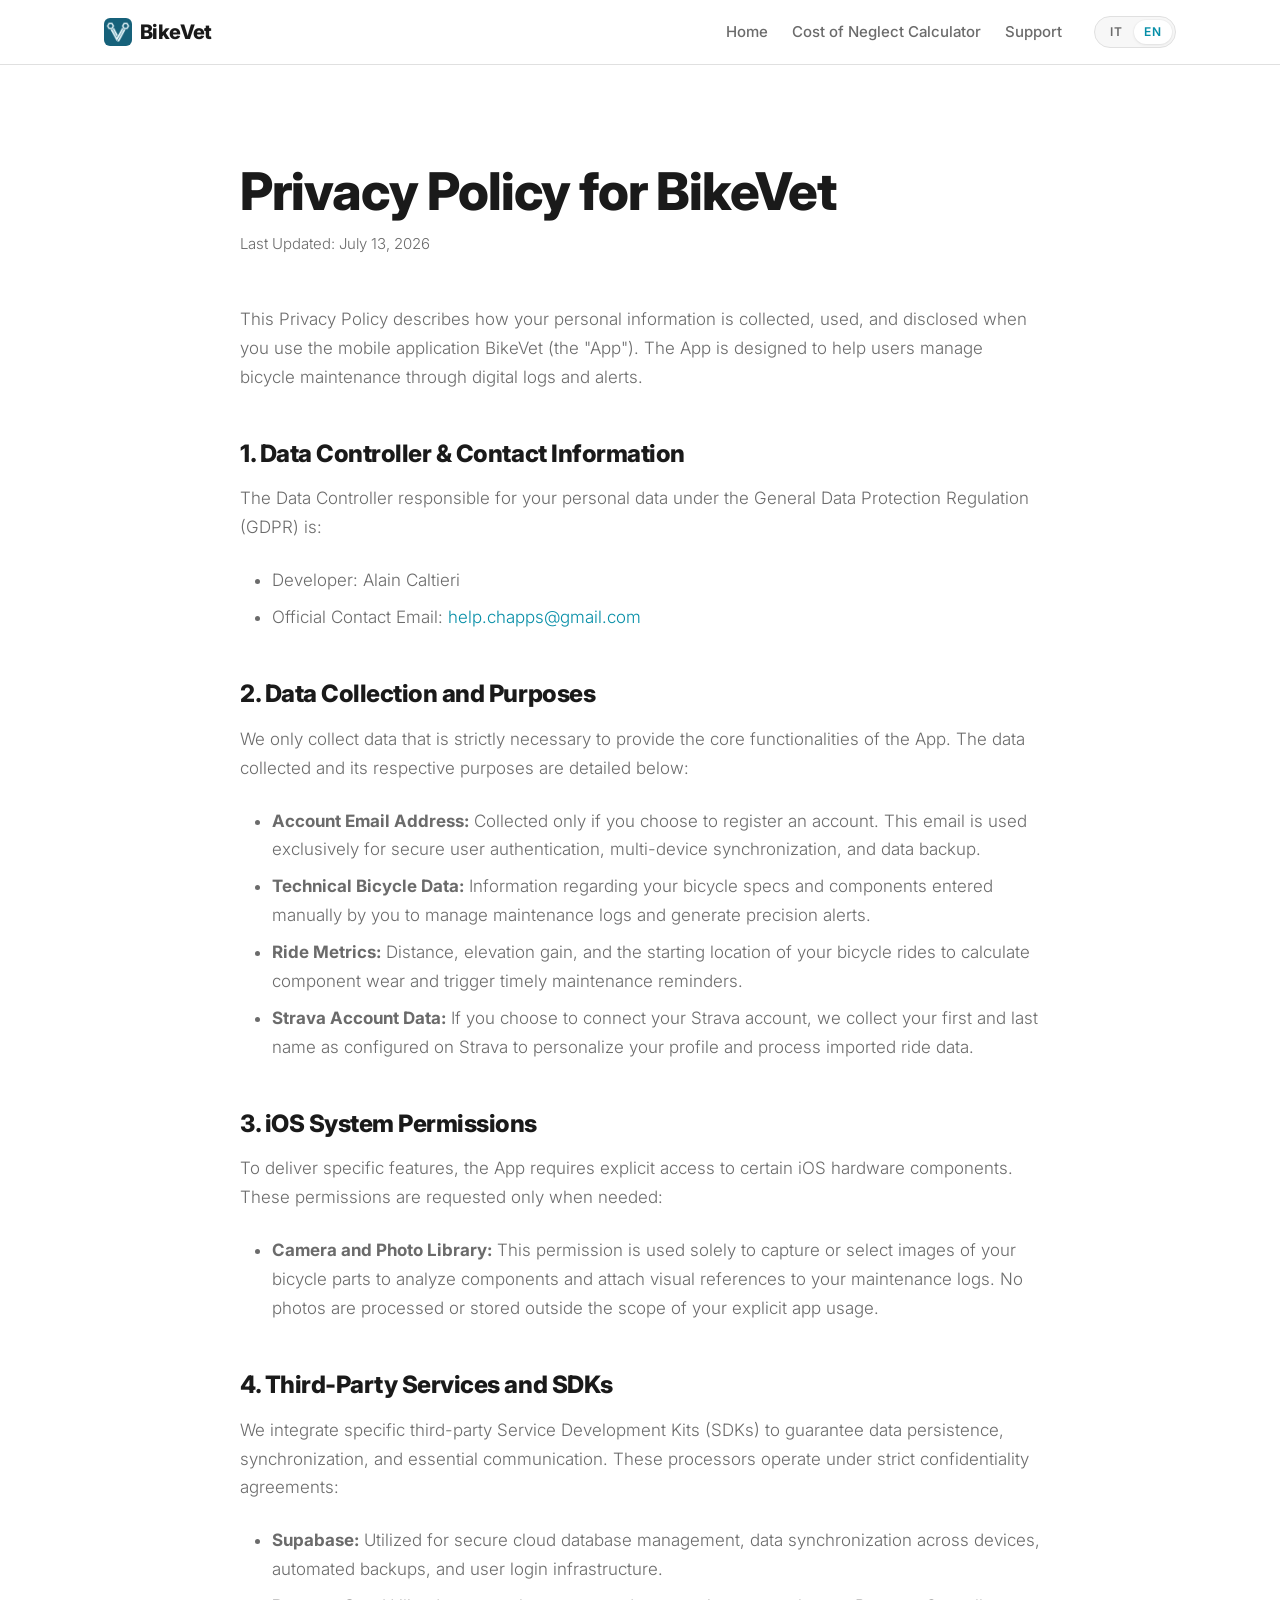
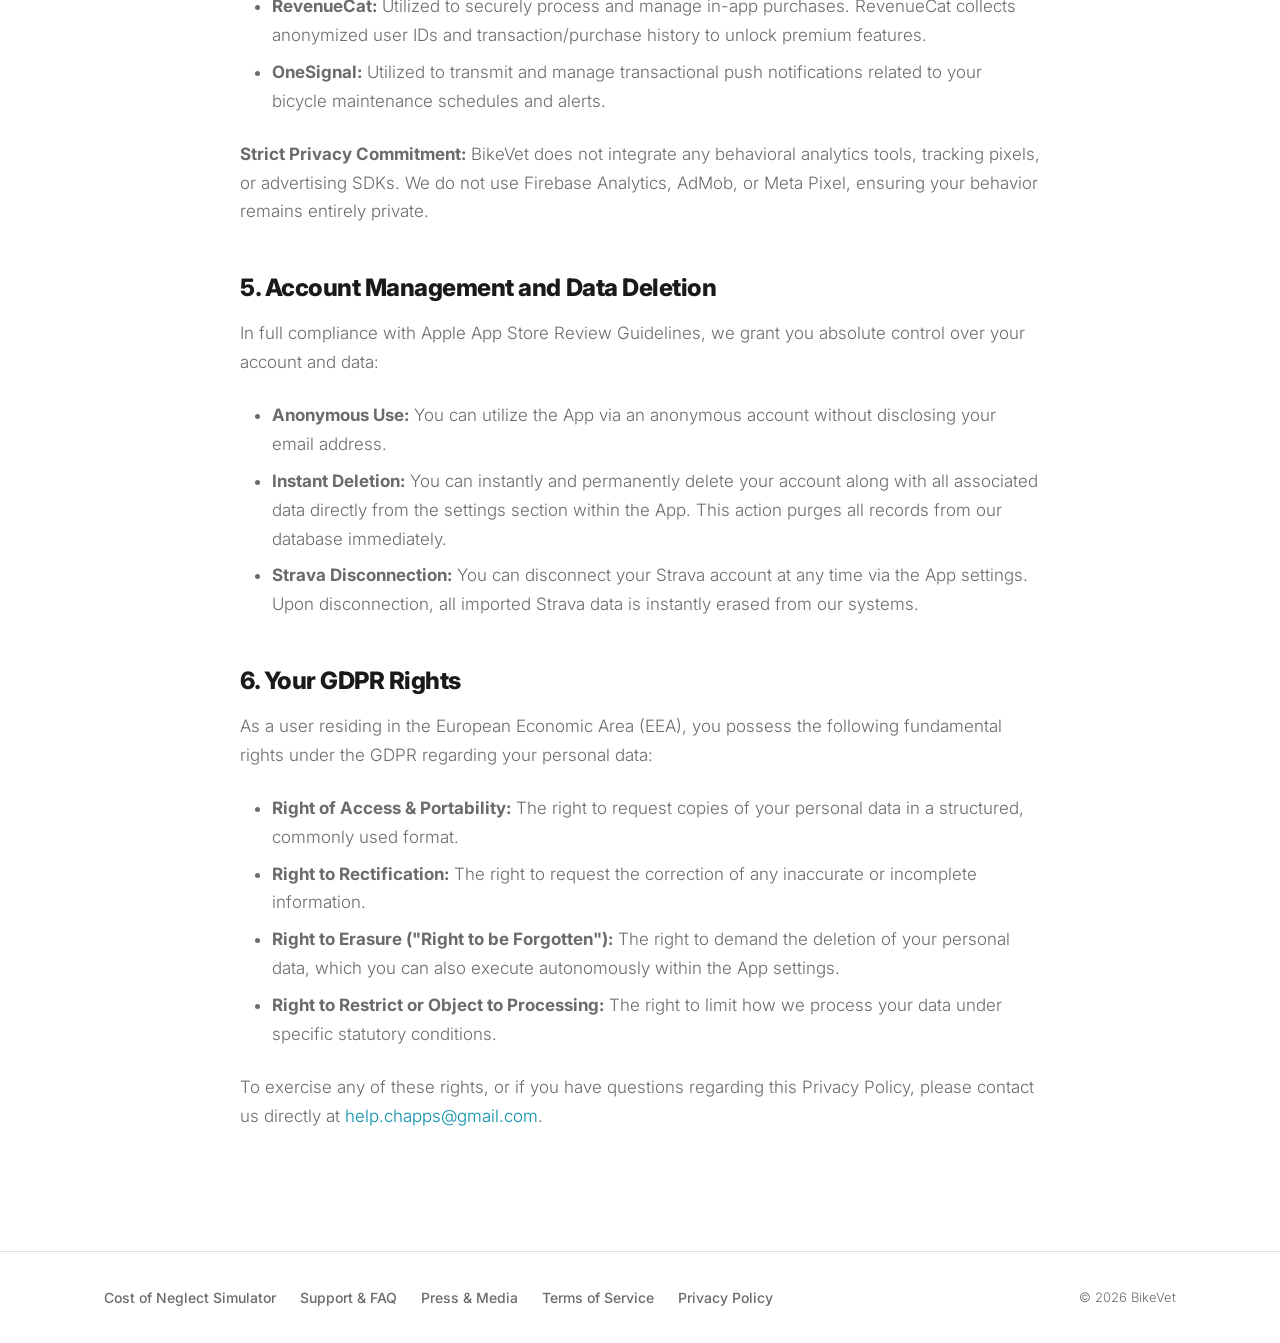
<file: privacy.html>
<!DOCTYPE html>
<html lang="en">

<head>
  <meta charset="UTF-8">
  <meta name="viewport" content="width=device-width, initial-scale=1.0">
  <title>Privacy Policy – BikeVet</title>
  <meta name="description"
    content="Privacy Policy for BikeVet. Learn how your personal information is collected, used, and disclosed when you use the BikeVet app.">
  <link rel="preconnect" href="https://fonts.googleapis.com">
  <link rel="preconnect" href="https://fonts.gstatic.com" crossorigin>
  <link href="https://fonts.googleapis.com/css2?family=Inter:wght@300;400;500;600;700;800&display=swap"
    rel="stylesheet">
  <link rel="stylesheet" href="/css/styles.css">
  <link rel="icon" href="/media/favicon.ico" type="image/x-icon">
  <!-- Language helpers (no hreflang alternates here, so no redirect happens) -->
  <script src="/js/lang-redirect.js"></script>
</head>

<body>

  <!-- ========== HEADER ========== -->
  <div id="header-placeholder"></div>

  <main>
    <section class="section">
      <div class="container">
        <div class="legal-content">
          <h1>Privacy Policy for BikeVet</h1>
          <p class="last-updated">Last Updated: July 13, 2026</p>

          <p>
            This Privacy Policy describes how your personal information is collected, used, and disclosed when you use the mobile application BikeVet (the "App"). The App is designed to help users manage bicycle maintenance through digital logs and alerts.
          </p>

          <h2>1. Data Controller &amp; Contact Information</h2>
          <p>
            The Data Controller responsible for your personal data under the General Data Protection Regulation (GDPR) is:
          </p>
          <ul>
            <li>Developer: Alain Caltieri</li>
            <li>Official Contact Email: <a href="mailto:help.chapps@gmail.com">help.chapps@gmail.com</a></li>
          </ul>

          <h2>2. Data Collection and Purposes</h2>
          <p>
            We only collect data that is strictly necessary to provide the core functionalities of the App. The data collected and its respective purposes are detailed below:
          </p>
          <ul>
            <li><strong>Account Email Address:</strong> Collected only if you choose to register an account. This email is used exclusively for secure user authentication, multi-device synchronization, and data backup.</li>
            <li><strong>Technical Bicycle Data:</strong> Information regarding your bicycle specs and components entered manually by you to manage maintenance logs and generate precision alerts.</li>
            <li><strong>Ride Metrics:</strong> Distance, elevation gain, and the starting location of your bicycle rides to calculate component wear and trigger timely maintenance reminders.</li>
            <li><strong>Strava Account Data:</strong> If you choose to connect your Strava account, we collect your first and last name as configured on Strava to personalize your profile and process imported ride data.</li>
          </ul>

          <h2>3. iOS System Permissions</h2>
          <p>
            To deliver specific features, the App requires explicit access to certain iOS hardware components. These permissions are requested only when needed:
          </p>
          <ul>
            <li><strong>Camera and Photo Library:</strong> This permission is used solely to capture or select images of your bicycle parts to analyze components and attach visual references to your maintenance logs. No photos are processed or stored outside the scope of your explicit app usage.</li>
          </ul>

          <h2>4. Third-Party Services and SDKs</h2>
          <p>
            We integrate specific third-party Service Development Kits (SDKs) to guarantee data persistence, synchronization, and essential communication. These processors operate under strict confidentiality agreements:
          </p>
          <ul>
            <li><strong>Supabase:</strong> Utilized for secure cloud database management, data synchronization across devices, automated backups, and user login infrastructure.</li>
            <li><strong>RevenueCat:</strong> Utilized to securely process and manage in-app purchases. RevenueCat collects anonymized user IDs and transaction/purchase history to unlock premium features.</li>
            <li><strong>OneSignal:</strong> Utilized to transmit and manage transactional push notifications related to your bicycle maintenance schedules and alerts.</li>
          </ul>
          <p>
            <strong>Strict Privacy Commitment:</strong> BikeVet does not integrate any behavioral analytics tools, tracking pixels, or advertising SDKs. We do not use Firebase Analytics, AdMob, or Meta Pixel, ensuring your behavior remains entirely private.
          </p>

          <h2>5. Account Management and Data Deletion</h2>
          <p>
            In full compliance with Apple App Store Review Guidelines, we grant you absolute control over your account and data:
          </p>
          <ul>
            <li><strong>Anonymous Use:</strong> You can utilize the App via an anonymous account without disclosing your email address.</li>
            <li><strong>Instant Deletion:</strong> You can instantly and permanently delete your account along with all associated data directly from the settings section within the App. This action purges all records from our database immediately.</li>
            <li><strong>Strava Disconnection:</strong> You can disconnect your Strava account at any time via the App settings. Upon disconnection, all imported Strava data is instantly erased from our systems.</li>
          </ul>

          <h2>6. Your GDPR Rights</h2>
          <p>
            As a user residing in the European Economic Area (EEA), you possess the following fundamental rights under the GDPR regarding your personal data:
          </p>
          <ul>
            <li><strong>Right of Access &amp; Portability:</strong> The right to request copies of your personal data in a structured, commonly used format.</li>
            <li><strong>Right to Rectification:</strong> The right to request the correction of any inaccurate or incomplete information.</li>
            <li><strong>Right to Erasure ("Right to be Forgotten"):</strong> The right to demand the deletion of your personal data, which you can also execute autonomously within the App settings.</li>
            <li><strong>Right to Restrict or Object to Processing:</strong> The right to limit how we process your data under specific statutory conditions.</li>
          </ul>

          <p>
            To exercise any of these rights, or if you have questions regarding this Privacy Policy, please contact us directly at <a href="mailto:help.chapps@gmail.com">help.chapps@gmail.com</a>.
          </p>
        </div>
      </div>
    </section>
  </main>

  <!-- ========== FOOTER ========== -->
  <div id="footer-placeholder"></div>

  <script src="/js/components.js"></script>
</body>

</html>
</file>
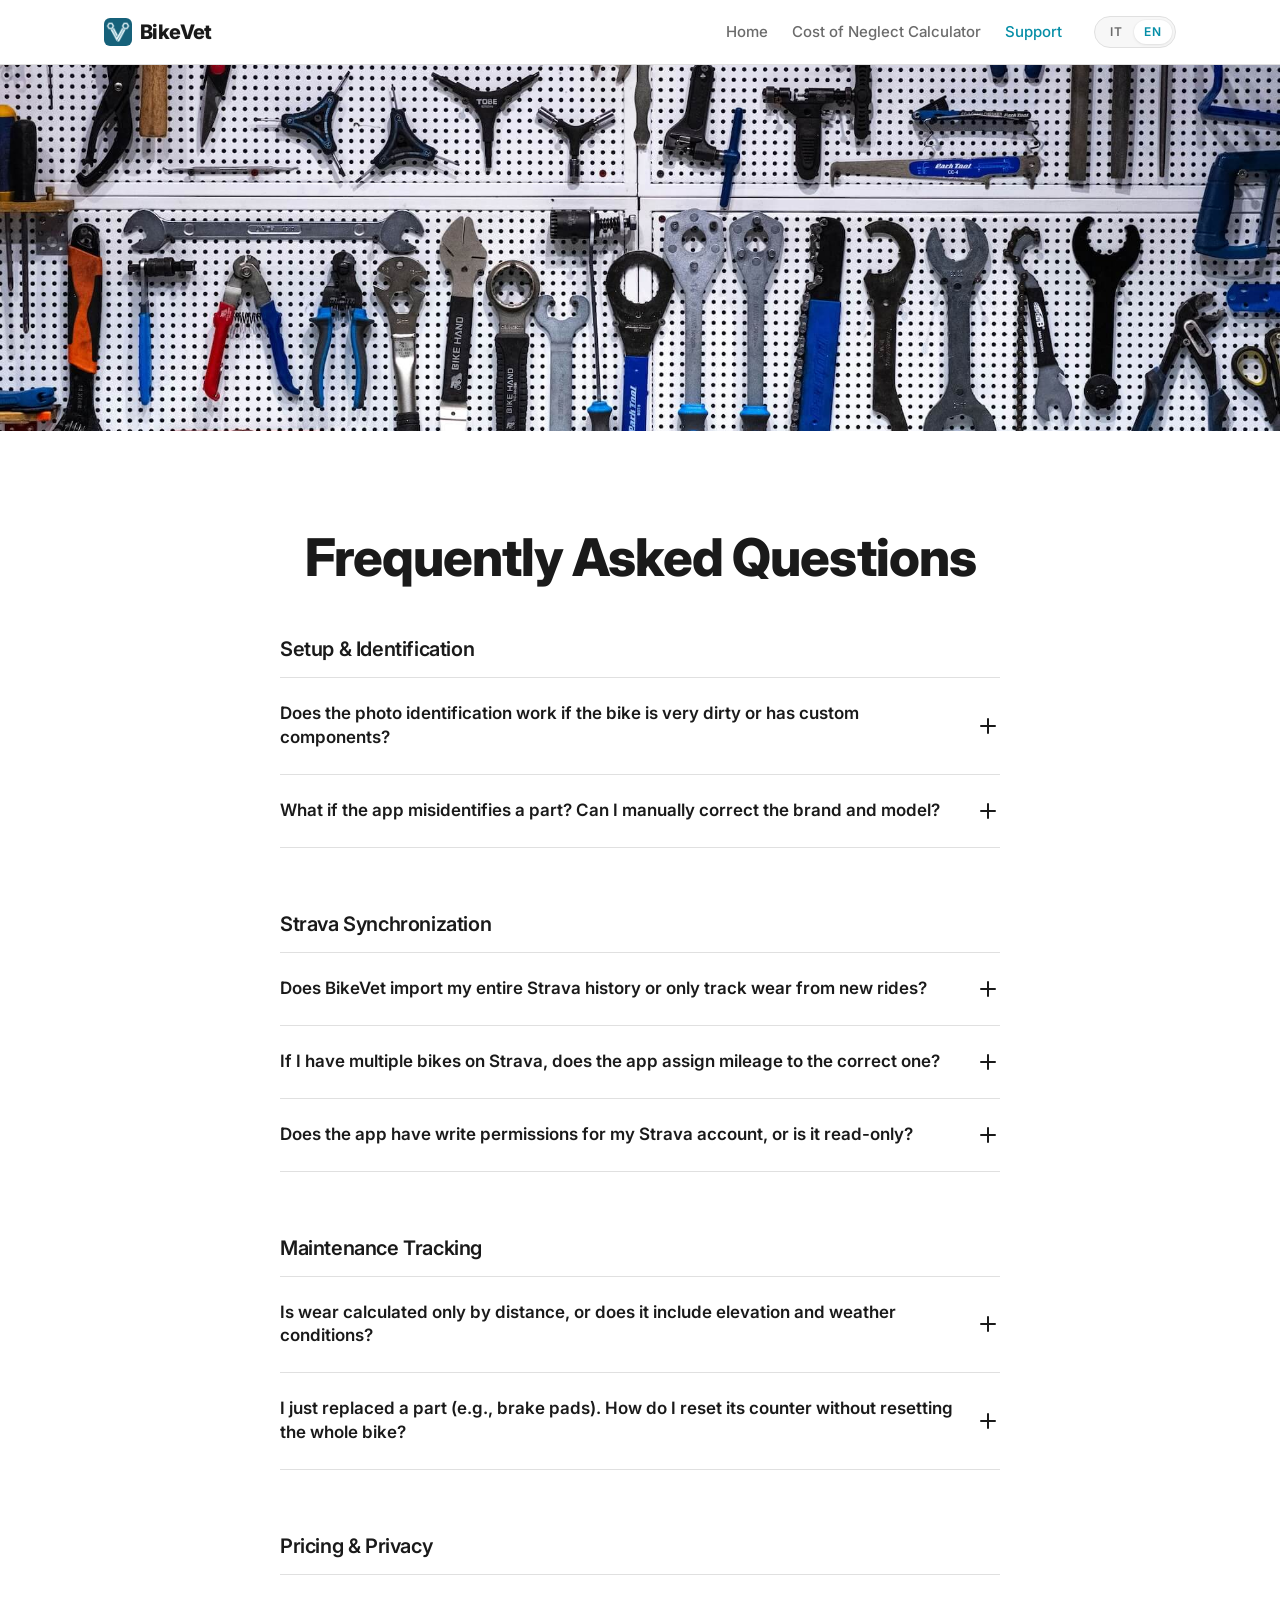
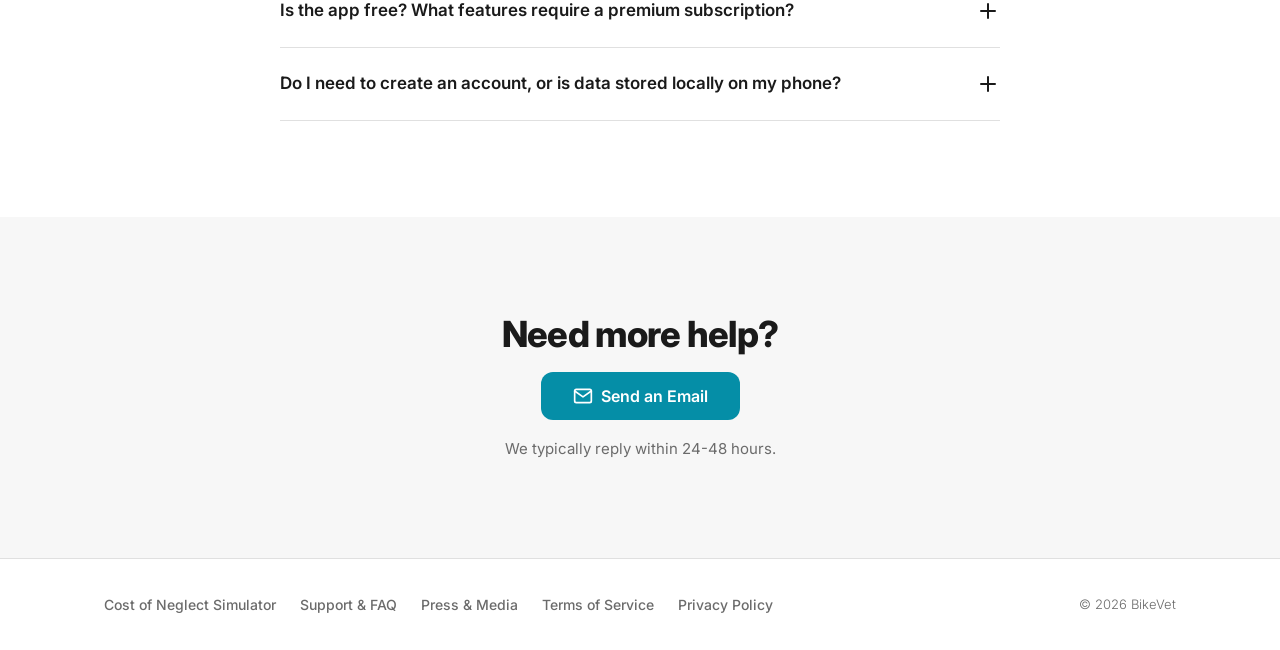
<file: support.html>
<!DOCTYPE html>
<html lang="en">

<head>
  <meta charset="UTF-8">
  <meta name="viewport" content="width=device-width, initial-scale=1.0">
  <title>Support &amp; FAQ – BikeVet</title>
  <meta name="description"
    content="Get help with BikeVet. Browse frequently asked questions or contact our support team directly.">
  <link rel="canonical" href="https://bikevet.app/support">
  <link rel="alternate" hreflang="en" href="https://bikevet.app/support">
  <link rel="alternate" hreflang="it" href="https://bikevet.app/it/support">
  <link rel="alternate" hreflang="x-default" href="https://bikevet.app/support">
  <!-- Language auto-redirect: must stay after the hreflang links -->
  <script src="/js/lang-redirect.js"></script>
  <link rel="preconnect" href="https://fonts.googleapis.com">
  <link rel="preconnect" href="https://fonts.gstatic.com" crossorigin>
  <link href="https://fonts.googleapis.com/css2?family=Inter:wght@300;400;500;600;700;800&display=swap"
    rel="stylesheet">
  <link rel="stylesheet" href="/css/styles.css">
  <link rel="icon" href="/media/favicon.ico" type="image/x-icon">
</head>

<body>

  <!-- ========== HEADER ========== -->
  <div id="header-placeholder"></div>

  <main>

    <!-- ========== SUPPORT HERO / COVER IMAGE ========== -->
    <section class="support-hero" id="support-hero">
      <img src="/media/hero_support.jpg" alt="Support page cover image" class="support-hero__image">
    </section>


    <!-- ========== FAQ SECTION ========== -->
    <section class="faq section" id="faq">
      <div class="container">
        <h1>Frequently Asked Questions</h1>

        <h2 class="faq-section-title">Setup & Identification</h2>
        <ul class="accordion" role="list" style="margin-bottom: var(--space-2xl);">

          <!-- Q1 -->
          <li class="accordion__item">
            <button class="accordion__trigger" aria-expanded="false" aria-controls="faq-panel-1" id="faq-trigger-1">
              <span>Does the photo identification work if the bike is very dirty or has custom components?</span>
              <svg class="accordion__icon" xmlns="http://www.w3.org/2000/svg" viewBox="0 0 24 24" fill="none"
                stroke="currentColor" stroke-width="2" stroke-linecap="round" stroke-linejoin="round"
                aria-hidden="true">
                <line x1="12" y1="5" x2="12" y2="19" />
                <line x1="5" y1="12" x2="19" y2="12" />
              </svg>
            </button>
            <div class="accordion__panel" id="faq-panel-1" role="region" aria-labelledby="faq-trigger-1">
              <p>
                The identification process is robust but can make mistakes. For the best accuracy, provide a clear,
                well-lit profile photo of the drive-side (gears side) against a neutral background, removing excessive
                accessories. You can also upload additional photos.
              </p>
            </div>
          </li>

          <!-- Q2 -->
          <li class="accordion__item">
            <button class="accordion__trigger" aria-expanded="false" aria-controls="faq-panel-2" id="faq-trigger-2">
              <span>What if the app misidentifies a part? Can I manually correct the brand and model?</span>
              <svg class="accordion__icon" xmlns="http://www.w3.org/2000/svg" viewBox="0 0 24 24" fill="none"
                stroke="currentColor" stroke-width="2" stroke-linecap="round" stroke-linejoin="round"
                aria-hidden="true">
                <line x1="12" y1="5" x2="12" y2="19" />
                <line x1="5" y1="12" x2="19" y2="12" />
              </svg>
            </button>
            <div class="accordion__panel" id="faq-panel-2" role="region" aria-labelledby="faq-trigger-2">
              <p>
                Yes. After the automatic identification, you can edit both the general bike details (type, year, model)
                and any single component. You can also manually input the initial wear and cleanliness levels if the app
                could not assess them precisely.
              </p>
            </div>
          </li>

        </ul>

        <h2 class="faq-section-title">Strava Synchronization</h2>
        <ul class="accordion" role="list" style="margin-bottom: var(--space-2xl);">

          <!-- Q3 -->
          <li class="accordion__item">
            <button class="accordion__trigger" aria-expanded="false" aria-controls="faq-panel-3" id="faq-trigger-3">
              <span>Does BikeVet import my entire Strava history or only track wear from new rides?</span>
              <svg class="accordion__icon" xmlns="http://www.w3.org/2000/svg" viewBox="0 0 24 24" fill="none"
                stroke="currentColor" stroke-width="2" stroke-linecap="round" stroke-linejoin="round"
                aria-hidden="true">
                <line x1="12" y1="5" x2="12" y2="19" />
                <line x1="5" y1="12" x2="19" y2="12" />
              </svg>
            </button>
            <div class="accordion__panel" id="faq-panel-3" role="region" aria-labelledby="faq-trigger-3">
              <p>
                By default, the app imports only new activities. However, if you want to track wear starting from a
                specific past date, you can manually import your past year of Strava rides with just a few taps.
              </p>
            </div>
          </li>

          <!-- Q4 -->
          <li class="accordion__item">
            <button class="accordion__trigger" aria-expanded="false" aria-controls="faq-panel-4" id="faq-trigger-4">
              <span>If I have multiple bikes on Strava, does the app assign mileage to the correct one?</span>
              <svg class="accordion__icon" xmlns="http://www.w3.org/2000/svg" viewBox="0 0 24 24" fill="none"
                stroke="currentColor" stroke-width="2" stroke-linecap="round" stroke-linejoin="round"
                aria-hidden="true">
                <line x1="12" y1="5" x2="12" y2="19" />
                <line x1="5" y1="12" x2="19" y2="12" />
              </svg>
            </button>
            <div class="accordion__panel" id="faq-panel-4" role="region" aria-labelledby="faq-trigger-4">
              <p>
                Yes. You can link each bike in BikeVet to its corresponding profile in your Strava equipment list. Once
                set up, just select the right bike in Strava when you ride, and the app will sync the data accurately.
              </p>
            </div>
          </li>

          <!-- Q5 -->
          <li class="accordion__item">
            <button class="accordion__trigger" aria-expanded="false" aria-controls="faq-panel-5" id="faq-trigger-5">
              <span>Does the app have write permissions for my Strava account, or is it read-only?</span>
              <svg class="accordion__icon" xmlns="http://www.w3.org/2000/svg" viewBox="0 0 24 24" fill="none"
                stroke="currentColor" stroke-width="2" stroke-linecap="round" stroke-linejoin="round"
                aria-hidden="true">
                <line x1="12" y1="5" x2="12" y2="19" />
                <line x1="5" y1="12" x2="19" y2="12" />
              </svg>
            </button>
            <div class="accordion__panel" id="faq-panel-5" role="region" aria-labelledby="faq-trigger-5">
              <p>
                By default, the app is read-only and does not ask for write permissions. However, you can opt in to an
                additional feature that appends new maintenance alerts (e.g., when a component needs cleaning, service,
                or inspection) directly to the description of the Strava activity that triggered them.
              </p>
            </div>
          </li>

        </ul>

        <h2 class="faq-section-title">Maintenance Tracking</h2>
        <ul class="accordion" role="list" style="margin-bottom: var(--space-2xl);">

          <!-- Q6 -->
          <li class="accordion__item">
            <button class="accordion__trigger" aria-expanded="false" aria-controls="faq-panel-6" id="faq-trigger-6">
              <span>Is wear calculated only by distance, or does it include elevation and weather conditions?</span>
              <svg class="accordion__icon" xmlns="http://www.w3.org/2000/svg" viewBox="0 0 24 24" fill="none"
                stroke="currentColor" stroke-width="2" stroke-linecap="round" stroke-linejoin="round"
                aria-hidden="true">
                <line x1="12" y1="5" x2="12" y2="19" />
                <line x1="5" y1="12" x2="19" y2="12" />
              </svg>
            </button>
            <div class="accordion__panel" id="faq-panel-6" role="region" aria-labelledby="faq-trigger-6">
              <p>
                Our maintenance logic is highly advanced. We factor in weather, elevation, distance, duration, route
                type, and specific bike/component types. We extract this data mainly from Strava (or manual entries) and
                cross-reference it with our weather provider for precise wear estimation.
              </p>
            </div>
          </li>

          <!-- Q7 -->
          <li class="accordion__item">
            <button class="accordion__trigger" aria-expanded="false" aria-controls="faq-panel-7" id="faq-trigger-7">
              <span>I just replaced a part (e.g., brake pads). How do I reset its counter without resetting the whole
                bike?</span>
              <svg class="accordion__icon" xmlns="http://www.w3.org/2000/svg" viewBox="0 0 24 24" fill="none"
                stroke="currentColor" stroke-width="2" stroke-linecap="round" stroke-linejoin="round"
                aria-hidden="true">
                <line x1="12" y1="5" x2="12" y2="19" />
                <line x1="5" y1="12" x2="19" y2="12" />
              </svg>
            </button>
            <div class="accordion__panel" id="faq-panel-7" role="region" aria-labelledby="faq-trigger-7">
              <p>
                BikeVet allows you to log specific maintenance actions to recalculate component status accurately.
                Simply log a "replacement" action for those brake pads. You can also log visual wear assessments,
                specific repairs, periodic servicing (like chain lubrication), and cleanings.
              </p>
            </div>
          </li>

        </ul>

        <h2 class="faq-section-title">Pricing & Privacy</h2>
        <ul class="accordion" role="list">

          <!-- Q8 -->
          <li class="accordion__item">
            <button class="accordion__trigger" aria-expanded="false" aria-controls="faq-panel-8" id="faq-trigger-8">
              <span>Is the app free? What features require a premium subscription?</span>
              <svg class="accordion__icon" xmlns="http://www.w3.org/2000/svg" viewBox="0 0 24 24" fill="none"
                stroke="currentColor" stroke-width="2" stroke-linecap="round" stroke-linejoin="round"
                aria-hidden="true">
                <line x1="12" y1="5" x2="12" y2="19" />
                <line x1="5" y1="12" x2="19" y2="12" />
              </svg>
            </button>
            <div class="accordion__panel" id="faq-panel-8" role="region" aria-labelledby="faq-trigger-8">
              <p>
                The app is free for one bike and tracks six core components (e.g., chain, brake pads, tires). The
                premium version unlocks unlimited bikes, full tracking for every single component (from bottom brackets
                to freehub bearings), and comprehensive alerts. Both versions provide DIY repair guides, tool/parts
                recommendations, and tips to improve performance and component lifespan.
              </p>
            </div>
          </li>

          <!-- Q9 -->
          <li class="accordion__item">
            <button class="accordion__trigger" aria-expanded="false" aria-controls="faq-panel-9" id="faq-trigger-9">
              <span>Do I need to create an account, or is data stored locally on my phone?</span>
              <svg class="accordion__icon" xmlns="http://www.w3.org/2000/svg" viewBox="0 0 24 24" fill="none"
                stroke="currentColor" stroke-width="2" stroke-linecap="round" stroke-linejoin="round"
                aria-hidden="true">
                <line x1="12" y1="5" x2="12" y2="19" />
                <line x1="5" y1="12" x2="19" y2="12" />
              </svg>
            </button>
            <div class="accordion__panel" id="faq-panel-9" role="region" aria-labelledby="faq-trigger-9">
              <p>
                Account creation is not mandatory; you can use the app anonymously. Bike data is saved on our servers so
                it can be linked to an account later if you choose to create one. A free account allows you to sync data
                across devices and recover it if you lose your phone. You can delete your account and all associated
                data at any time.
              </p>
            </div>
          </li>

        </ul>
      </div>
    </section>


    <!-- ========== CONTACT SECTION ========== -->
    <section class="contact section section--alt" id="contact">
      <div class="container">
        <h2>Need more help?</h2>
        <a href="mailto:help.chapps@gmail.com" class="btn btn--primary" id="cta-email-support">
          <svg xmlns="http://www.w3.org/2000/svg" width="20" height="20" viewBox="0 0 24 24" fill="none"
            stroke="currentColor" stroke-width="2" stroke-linecap="round" stroke-linejoin="round" aria-hidden="true">
            <path d="M4 4h16c1.1 0 2 .9 2 2v12c0 1.1-.9 2-2 2H4c-1.1 0-2-.9-2-2V6c0-1.1.9-2 2-2z" />
            <polyline points="22,6 12,13 2,6" />
          </svg>
          Send an Email
        </a>
        <p class="contact__note">We typically reply within 24-48 hours.</p>
      </div>
    </section>

  </main>


  <!-- ========== FOOTER ========== -->
  <div id="footer-placeholder"></div>

  <script src="/js/components.js"></script>
  <script src="/js/accordion.js"></script>
</body>

</html>
</file>
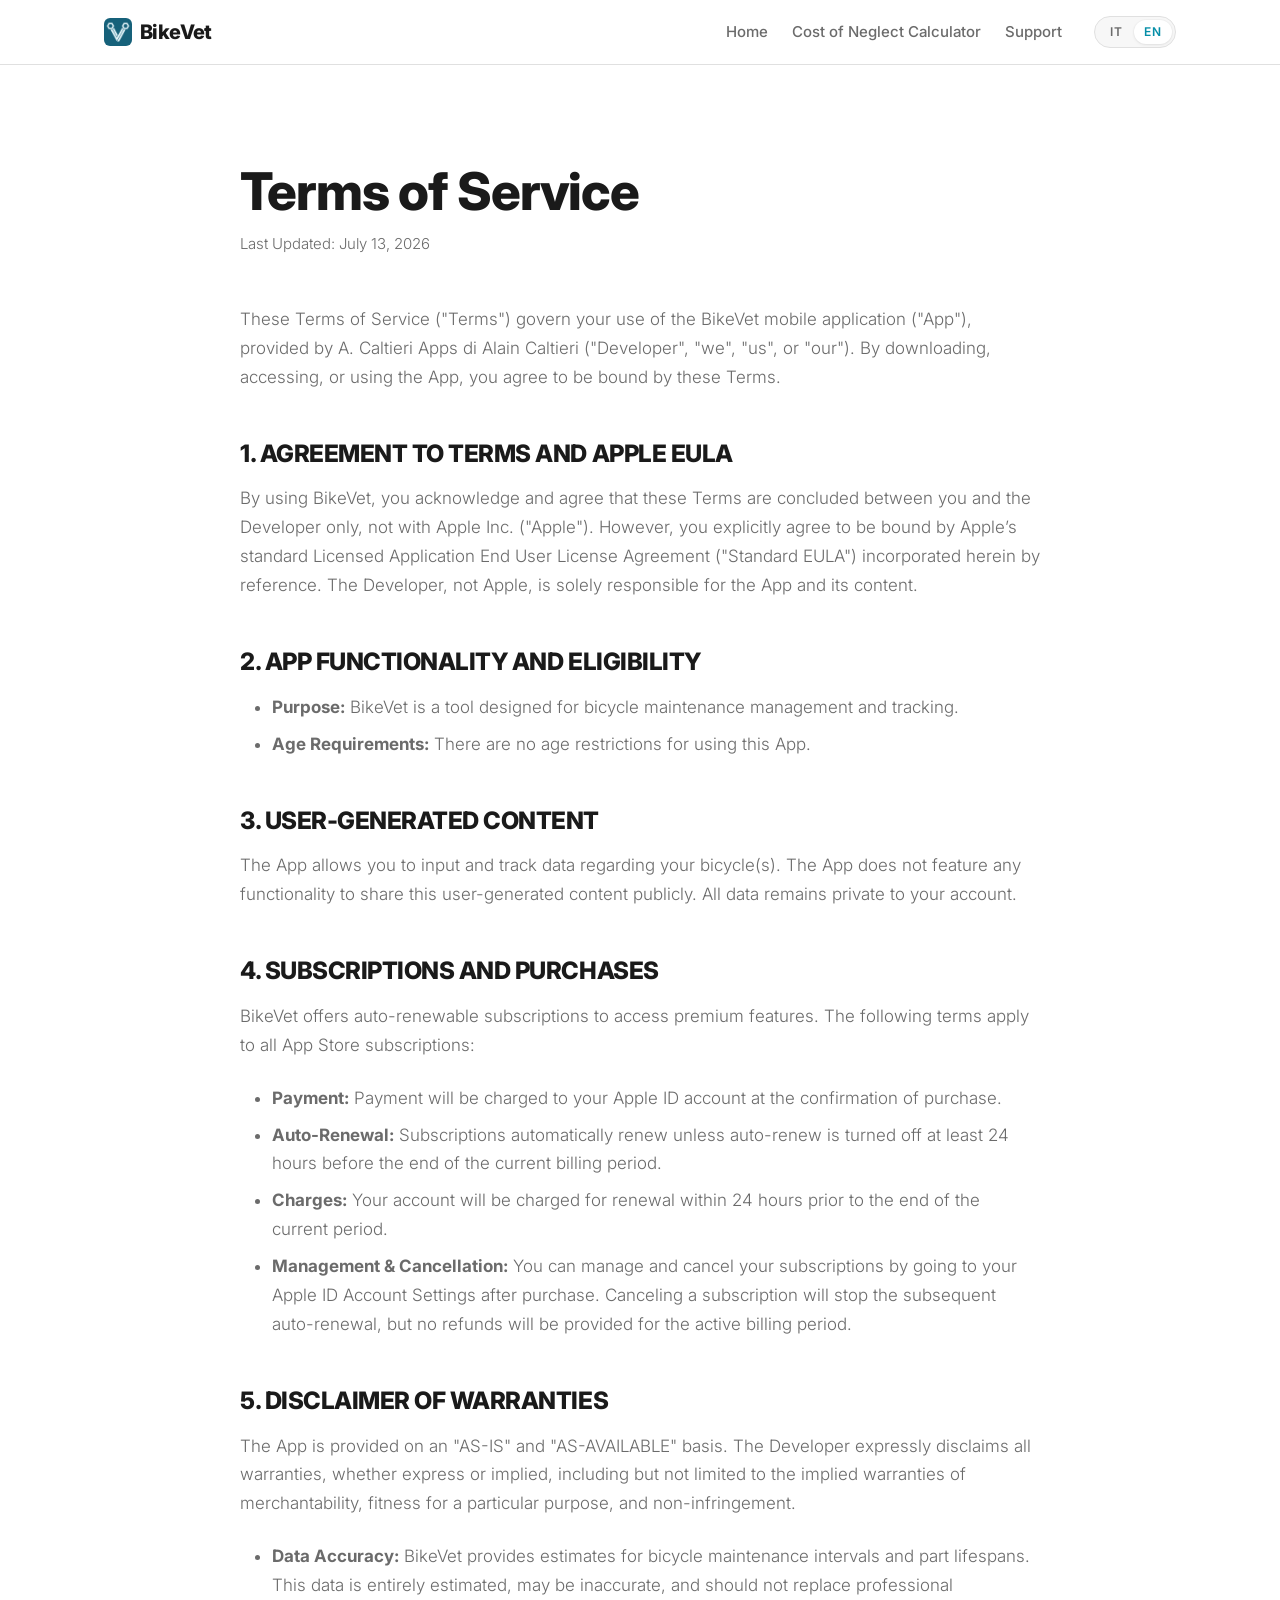
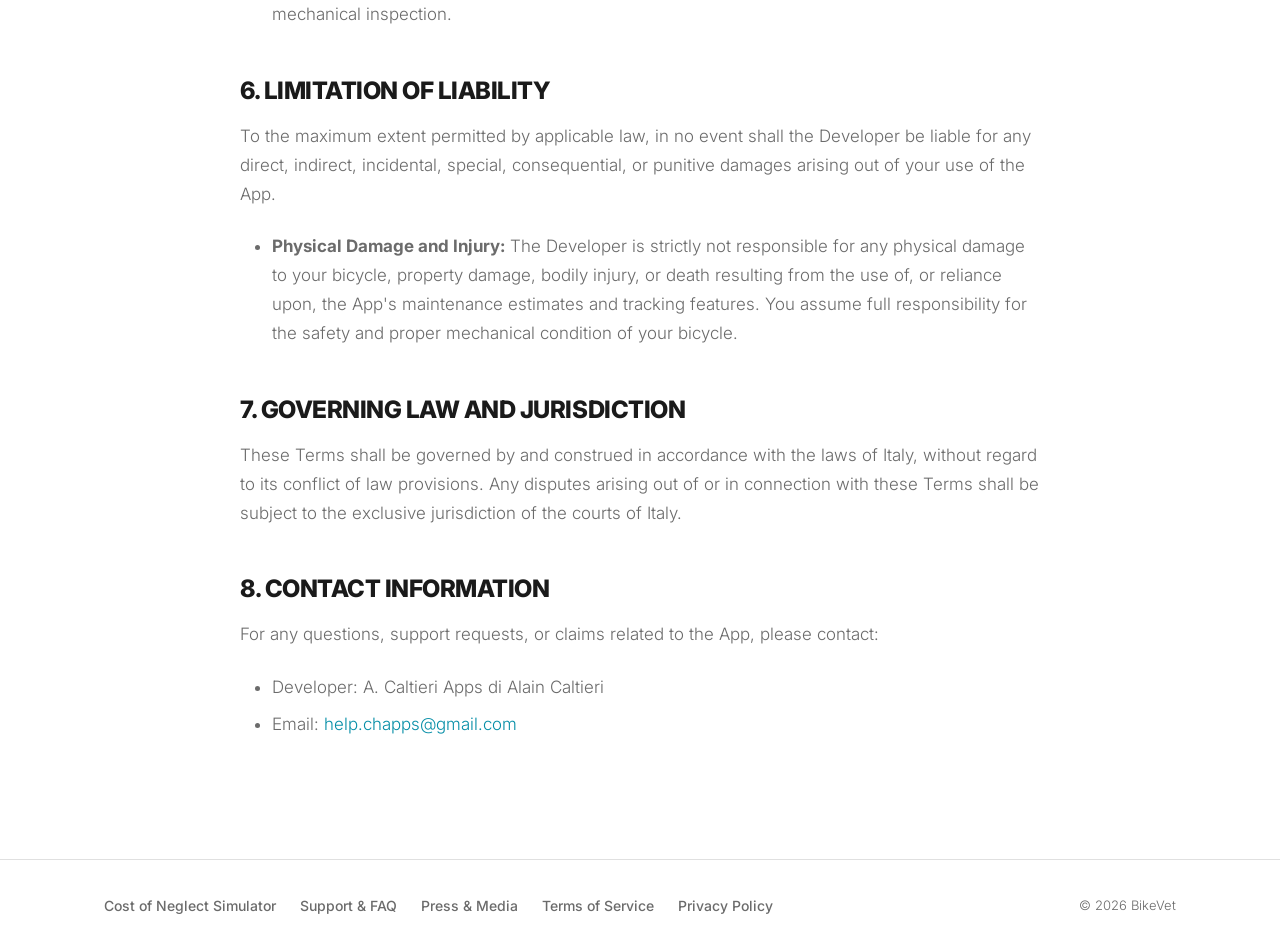
<file: terms.html>
<!DOCTYPE html>
<html lang="en">

<head>
  <meta charset="UTF-8">
  <meta name="viewport" content="width=device-width, initial-scale=1.0">
  <title>Terms of Service – BikeVet</title>
  <meta name="description"
    content="Terms of Service for BikeVet. Read the terms and conditions that govern your use of the BikeVet app.">
  <link rel="preconnect" href="https://fonts.googleapis.com">
  <link rel="preconnect" href="https://fonts.gstatic.com" crossorigin>
  <link href="https://fonts.googleapis.com/css2?family=Inter:wght@300;400;500;600;700;800&display=swap"
    rel="stylesheet">
  <link rel="stylesheet" href="/css/styles.css">
  <link rel="icon" href="/media/favicon.ico" type="image/x-icon">
  <!-- Language helpers (no hreflang alternates here, so no redirect happens) -->
  <script src="/js/lang-redirect.js"></script>
</head>

<body>

  <!-- ========== HEADER ========== -->
  <div id="header-placeholder"></div>

  <main>
    <section class="section">
      <div class="container">
        <div class="legal-content">
          <h1>Terms of Service</h1>
          <p class="last-updated">Last Updated: July 13, 2026</p>

          <p>
            These Terms of Service ("Terms") govern your use of the BikeVet mobile application ("App"), provided by A. Caltieri Apps di Alain Caltieri ("Developer", "we", "us", or "our"). By downloading, accessing, or using the App, you agree to be bound by these Terms.
          </p>

          <h2>1. AGREEMENT TO TERMS AND APPLE EULA</h2>
          <p>
            By using BikeVet, you acknowledge and agree that these Terms are concluded between you and the Developer only, not with Apple Inc. ("Apple"). However, you explicitly agree to be bound by Apple’s standard Licensed Application End User License Agreement ("Standard EULA") incorporated herein by reference. The Developer, not Apple, is solely responsible for the App and its content.
          </p>

          <h2>2. APP FUNCTIONALITY AND ELIGIBILITY</h2>
          <ul>
            <li><strong>Purpose:</strong> BikeVet is a tool designed for bicycle maintenance management and tracking.</li>
            <li><strong>Age Requirements:</strong> There are no age restrictions for using this App.</li>
          </ul>

          <h2>3. USER-GENERATED CONTENT</h2>
          <p>
            The App allows you to input and track data regarding your bicycle(s). The App does not feature any functionality to share this user-generated content publicly. All data remains private to your account.
          </p>

          <h2>4. SUBSCRIPTIONS AND PURCHASES</h2>
          <p>
            BikeVet offers auto-renewable subscriptions to access premium features. The following terms apply to all App Store subscriptions:
          </p>
          <ul>
            <li><strong>Payment:</strong> Payment will be charged to your Apple ID account at the confirmation of purchase.</li>
            <li><strong>Auto-Renewal:</strong> Subscriptions automatically renew unless auto-renew is turned off at least 24 hours before the end of the current billing period.</li>
            <li><strong>Charges:</strong> Your account will be charged for renewal within 24 hours prior to the end of the current period.</li>
            <li><strong>Management &amp; Cancellation:</strong> You can manage and cancel your subscriptions by going to your Apple ID Account Settings after purchase. Canceling a subscription will stop the subsequent auto-renewal, but no refunds will be provided for the active billing period.</li>
          </ul>

          <h2>5. DISCLAIMER OF WARRANTIES</h2>
          <p>
            The App is provided on an "AS-IS" and "AS-AVAILABLE" basis. The Developer expressly disclaims all warranties, whether express or implied, including but not limited to the implied warranties of merchantability, fitness for a particular purpose, and non-infringement.
          </p>
          <ul>
            <li><strong>Data Accuracy:</strong> BikeVet provides estimates for bicycle maintenance intervals and part lifespans. This data is entirely estimated, may be inaccurate, and should not replace professional mechanical inspection.</li>
          </ul>

          <h2>6. LIMITATION OF LIABILITY</h2>
          <p>
            To the maximum extent permitted by applicable law, in no event shall the Developer be liable for any direct, indirect, incidental, special, consequential, or punitive damages arising out of your use of the App.
          </p>
          <ul>
            <li><strong>Physical Damage and Injury:</strong> The Developer is strictly not responsible for any physical damage to your bicycle, property damage, bodily injury, or death resulting from the use of, or reliance upon, the App's maintenance estimates and tracking features. You assume full responsibility for the safety and proper mechanical condition of your bicycle.</li>
          </ul>

          <h2>7. GOVERNING LAW AND JURISDICTION</h2>
          <p>
            These Terms shall be governed by and construed in accordance with the laws of Italy, without regard to its conflict of law provisions. Any disputes arising out of or in connection with these Terms shall be subject to the exclusive jurisdiction of the courts of Italy.
          </p>

          <h2>8. CONTACT INFORMATION</h2>
          <p>
            For any questions, support requests, or claims related to the App, please contact:
          </p>
          <ul>
            <li>Developer: A. Caltieri Apps di Alain Caltieri</li>
            <li>Email: <a href="mailto:help.chapps@gmail.com">help.chapps@gmail.com</a></li>
          </ul>
        </div>
      </div>
    </section>
  </main>

  <!-- ========== FOOTER ========== -->
  <div id="footer-placeholder"></div>

  <script src="/js/components.js"></script>
</body>

</html>
</file>
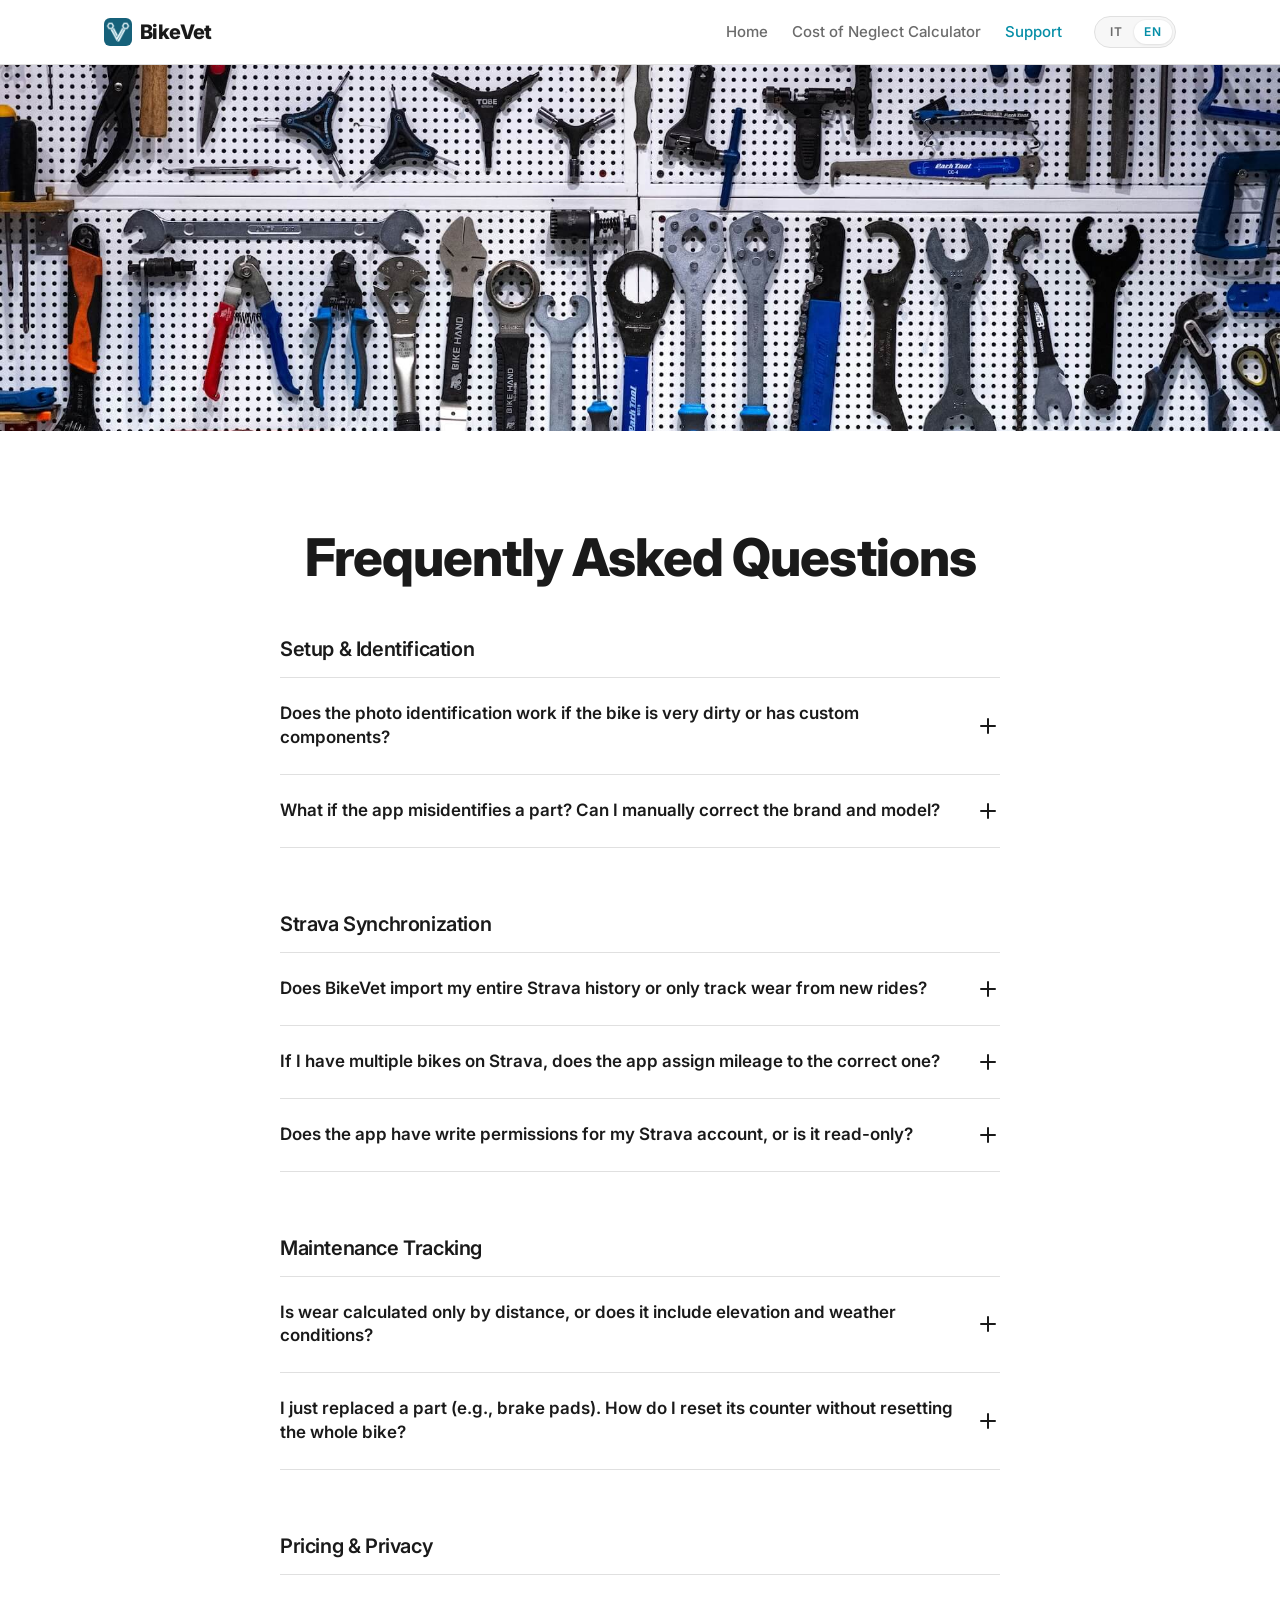
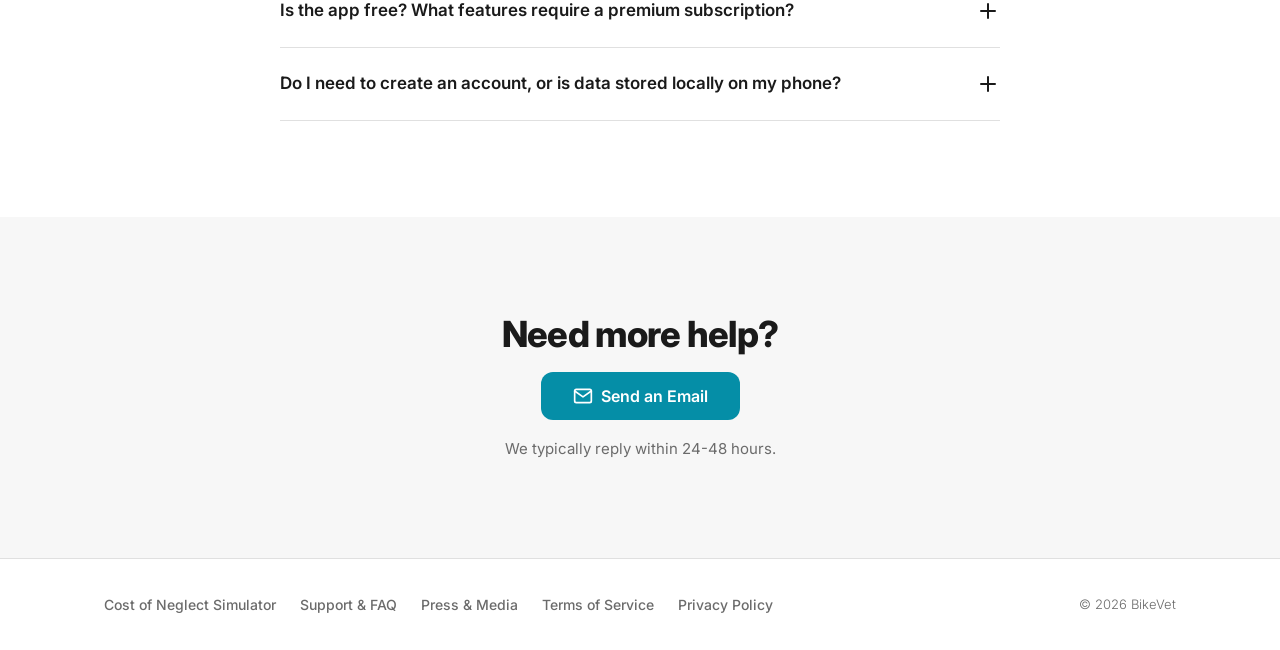
<file: it/support.html>
<!DOCTYPE html>
<html lang="it">

<head>
  <meta charset="UTF-8">
  <meta name="viewport" content="width=device-width, initial-scale=1.0">
  <title>Supporto e FAQ – BikeVet</title>
  <meta name="description"
    content="Hai bisogno di aiuto con BikeVet? Consulta le domande frequenti o contatta direttamente il nostro team di supporto.">
  <link rel="canonical" href="https://bikevet.app/it/support">
  <link rel="alternate" hreflang="en" href="https://bikevet.app/support">
  <link rel="alternate" hreflang="it" href="https://bikevet.app/it/support">
  <link rel="alternate" hreflang="x-default" href="https://bikevet.app/support">
  <!-- Language auto-redirect: must stay after the hreflang links -->
  <script src="/js/lang-redirect.js"></script>
  <link rel="preconnect" href="https://fonts.googleapis.com">
  <link rel="preconnect" href="https://fonts.gstatic.com" crossorigin>
  <link href="https://fonts.googleapis.com/css2?family=Inter:wght@300;400;500;600;700;800&display=swap"
    rel="stylesheet">
  <link rel="stylesheet" href="/css/styles.css">
  <link rel="icon" href="/media/favicon.ico" type="image/x-icon">
</head>

<body>

  <!-- ========== HEADER ========== -->
  <div id="header-placeholder"></div>

  <main>

    <!-- ========== SUPPORT HERO / COVER IMAGE ========== -->
    <section class="support-hero" id="support-hero">
      <img src="/media/hero_support.jpg" alt="Immagine di copertina della pagina di supporto"
        class="support-hero__image">
    </section>


    <!-- ========== FAQ SECTION ========== -->
    <section class="faq section" id="faq">
      <div class="container">
        <h1>Domande frequenti</h1>

        <h2 class="faq-section-title">Configurazione e riconoscimento</h2>
        <ul class="accordion" role="list" style="margin-bottom: var(--space-2xl);">

          <!-- Q1 -->
          <li class="accordion__item">
            <button class="accordion__trigger" aria-expanded="false" aria-controls="faq-panel-1" id="faq-trigger-1">
              <span>Il riconoscimento tramite foto funziona anche se la bici è molto sporca o ha componenti
                personalizzati?</span>
              <svg class="accordion__icon" xmlns="http://www.w3.org/2000/svg" viewBox="0 0 24 24" fill="none"
                stroke="currentColor" stroke-width="2" stroke-linecap="round" stroke-linejoin="round"
                aria-hidden="true">
                <line x1="12" y1="5" x2="12" y2="19" />
                <line x1="5" y1="12" x2="19" y2="12" />
              </svg>
            </button>
            <div class="accordion__panel" id="faq-panel-1" role="region" aria-labelledby="faq-trigger-1">
              <p>
                Il riconoscimento è affidabile, ma può commettere errori. Per la massima precisione, scatta una foto
                laterale nitida e ben illuminata del lato trasmissione (quello con i pignoni), su uno sfondo neutro e
                senza accessori superflui. Puoi anche caricare foto aggiuntive.
              </p>
            </div>
          </li>

          <!-- Q2 -->
          <li class="accordion__item">
            <button class="accordion__trigger" aria-expanded="false" aria-controls="faq-panel-2" id="faq-trigger-2">
              <span>E se l'app riconosce un componente in modo errato? Posso correggere marca e modello
                manualmente?</span>
              <svg class="accordion__icon" xmlns="http://www.w3.org/2000/svg" viewBox="0 0 24 24" fill="none"
                stroke="currentColor" stroke-width="2" stroke-linecap="round" stroke-linejoin="round"
                aria-hidden="true">
                <line x1="12" y1="5" x2="12" y2="19" />
                <line x1="5" y1="12" x2="19" y2="12" />
              </svg>
            </button>
            <div class="accordion__panel" id="faq-panel-2" role="region" aria-labelledby="faq-trigger-2">
              <p>
                Sì. Dopo il riconoscimento automatico puoi modificare sia i dati generali della bici (tipologia, anno,
                modello) sia ogni singolo componente. Puoi anche inserire manualmente il livello iniziale di usura e di
                pulizia, se l'app non è riuscita a valutarli con precisione.
              </p>
            </div>
          </li>

        </ul>

        <h2 class="faq-section-title">Sincronizzazione con Strava</h2>
        <ul class="accordion" role="list" style="margin-bottom: var(--space-2xl);">

          <!-- Q3 -->
          <li class="accordion__item">
            <button class="accordion__trigger" aria-expanded="false" aria-controls="faq-panel-3" id="faq-trigger-3">
              <span>BikeVet importa tutto il mio storico Strava o calcola l'usura solo dalle nuove uscite?</span>
              <svg class="accordion__icon" xmlns="http://www.w3.org/2000/svg" viewBox="0 0 24 24" fill="none"
                stroke="currentColor" stroke-width="2" stroke-linecap="round" stroke-linejoin="round"
                aria-hidden="true">
                <line x1="12" y1="5" x2="12" y2="19" />
                <line x1="5" y1="12" x2="19" y2="12" />
              </svg>
            </button>
            <div class="accordion__panel" id="faq-panel-3" role="region" aria-labelledby="faq-trigger-3">
              <p>
                Per impostazione predefinita, l'app importa solo le nuove attività. Se però vuoi calcolare l'usura a
                partire da una data passata, puoi importare manualmente le tue uscite Strava dell'ultimo anno con pochi
                tocchi.
              </p>
            </div>
          </li>

          <!-- Q4 -->
          <li class="accordion__item">
            <button class="accordion__trigger" aria-expanded="false" aria-controls="faq-panel-4" id="faq-trigger-4">
              <span>Se su Strava ho più bici, l'app assegna i chilometri a quella giusta?</span>
              <svg class="accordion__icon" xmlns="http://www.w3.org/2000/svg" viewBox="0 0 24 24" fill="none"
                stroke="currentColor" stroke-width="2" stroke-linecap="round" stroke-linejoin="round"
                aria-hidden="true">
                <line x1="12" y1="5" x2="12" y2="19" />
                <line x1="5" y1="12" x2="19" y2="12" />
              </svg>
            </button>
            <div class="accordion__panel" id="faq-panel-4" role="region" aria-labelledby="faq-trigger-4">
              <p>
                Sì. Puoi collegare ogni bici di BikeVet al profilo corrispondente nella tua attrezzatura Strava. Una
                volta configurato, ti basta selezionare la bici giusta su Strava quando esci, e l'app sincronizzerà i
                dati con precisione.
              </p>
            </div>
          </li>

          <!-- Q5 -->
          <li class="accordion__item">
            <button class="accordion__trigger" aria-expanded="false" aria-controls="faq-panel-5" id="faq-trigger-5">
              <span>L'app ha i permessi di scrittura sul mio account Strava o funziona in sola lettura?</span>
              <svg class="accordion__icon" xmlns="http://www.w3.org/2000/svg" viewBox="0 0 24 24" fill="none"
                stroke="currentColor" stroke-width="2" stroke-linecap="round" stroke-linejoin="round"
                aria-hidden="true">
                <line x1="12" y1="5" x2="12" y2="19" />
                <line x1="5" y1="12" x2="19" y2="12" />
              </svg>
            </button>
            <div class="accordion__panel" id="faq-panel-5" role="region" aria-labelledby="faq-trigger-5">
              <p>
                Per impostazione predefinita, l'app funziona in sola lettura e non richiede permessi di scrittura. Puoi
                però attivare una funzione opzionale che aggiunge i nuovi avvisi di manutenzione (ad esempio quando un
                componente richiede pulizia, controllo o intervento) direttamente nella descrizione dell'attività Strava
                che li ha generati.
              </p>
            </div>
          </li>

        </ul>

        <h2 class="faq-section-title">Monitoraggio della manutenzione</h2>
        <ul class="accordion" role="list" style="margin-bottom: var(--space-2xl);">

          <!-- Q6 -->
          <li class="accordion__item">
            <button class="accordion__trigger" aria-expanded="false" aria-controls="faq-panel-6" id="faq-trigger-6">
              <span>L'usura viene calcolata solo in base alla distanza o tiene conto anche di dislivello e condizioni
                meteo?</span>
              <svg class="accordion__icon" xmlns="http://www.w3.org/2000/svg" viewBox="0 0 24 24" fill="none"
                stroke="currentColor" stroke-width="2" stroke-linecap="round" stroke-linejoin="round"
                aria-hidden="true">
                <line x1="12" y1="5" x2="12" y2="19" />
                <line x1="5" y1="12" x2="19" y2="12" />
              </svg>
            </button>
            <div class="accordion__panel" id="faq-panel-6" role="region" aria-labelledby="faq-trigger-6">
              <p>
                Il nostro algoritmo di manutenzione è molto avanzato. Tiene conto di meteo, dislivello, distanza,
                durata, tipo di percorso e tipologia specifica di bici e componenti. Ricaviamo questi dati
                principalmente da Strava (o dagli inserimenti manuali) e li incrociamo con quelli del nostro fornitore
                meteo per stimare l'usura con precisione.
              </p>
            </div>
          </li>

          <!-- Q7 -->
          <li class="accordion__item">
            <button class="accordion__trigger" aria-expanded="false" aria-controls="faq-panel-7" id="faq-trigger-7">
              <span>Ho appena sostituito un componente (ad es. le pastiglie dei freni). Come azzero il suo contatore
                senza resettare tutta la bici?</span>
              <svg class="accordion__icon" xmlns="http://www.w3.org/2000/svg" viewBox="0 0 24 24" fill="none"
                stroke="currentColor" stroke-width="2" stroke-linecap="round" stroke-linejoin="round"
                aria-hidden="true">
                <line x1="12" y1="5" x2="12" y2="19" />
                <line x1="5" y1="12" x2="19" y2="12" />
              </svg>
            </button>
            <div class="accordion__panel" id="faq-panel-7" role="region" aria-labelledby="faq-trigger-7">
              <p>
                BikeVet ti permette di registrare specifici interventi di manutenzione per ricalcolare con precisione lo
                stato dei componenti. Ti basta registrare un intervento di “sostituzione” per quelle pastiglie. Puoi
                anche registrare valutazioni visive dell'usura, riparazioni specifiche, manutenzioni periodiche (come la
                lubrificazione della catena) e pulizie.
              </p>
            </div>
          </li>

        </ul>

        <h2 class="faq-section-title">Prezzi e privacy</h2>
        <ul class="accordion" role="list">

          <!-- Q8 -->
          <li class="accordion__item">
            <button class="accordion__trigger" aria-expanded="false" aria-controls="faq-panel-8" id="faq-trigger-8">
              <span>L'app è gratuita? Quali funzioni richiedono l'abbonamento premium?</span>
              <svg class="accordion__icon" xmlns="http://www.w3.org/2000/svg" viewBox="0 0 24 24" fill="none"
                stroke="currentColor" stroke-width="2" stroke-linecap="round" stroke-linejoin="round"
                aria-hidden="true">
                <line x1="12" y1="5" x2="12" y2="19" />
                <line x1="5" y1="12" x2="19" y2="12" />
              </svg>
            </button>
            <div class="accordion__panel" id="faq-panel-8" role="region" aria-labelledby="faq-trigger-8">
              <p>
                L'app è gratuita per una bici e monitora sei componenti principali (ad es. catena, pastiglie dei freni,
                pneumatici). La versione premium sblocca bici illimitate, il monitoraggio completo di ogni singolo
                componente (dal movimento centrale ai cuscinetti del corpetto ruota libera) e il sistema di avvisi
                completo. Entrambe le versioni includono guide alla riparazione fai-da-te, consigli su attrezzi e
                ricambi e suggerimenti per migliorare le prestazioni e la durata dei componenti.
              </p>
            </div>
          </li>

          <!-- Q9 -->
          <li class="accordion__item">
            <button class="accordion__trigger" aria-expanded="false" aria-controls="faq-panel-9" id="faq-trigger-9">
              <span>Devo creare un account o i dati vengono salvati in locale sul telefono?</span>
              <svg class="accordion__icon" xmlns="http://www.w3.org/2000/svg" viewBox="0 0 24 24" fill="none"
                stroke="currentColor" stroke-width="2" stroke-linecap="round" stroke-linejoin="round"
                aria-hidden="true">
                <line x1="12" y1="5" x2="12" y2="19" />
                <line x1="5" y1="12" x2="19" y2="12" />
              </svg>
            </button>
            <div class="accordion__panel" id="faq-panel-9" role="region" aria-labelledby="faq-trigger-9">
              <p>
                Creare un account non è obbligatorio: puoi usare l'app in forma anonima. I dati delle tue bici vengono
                salvati sui nostri server, così da poterli collegare a un account in un secondo momento, se deciderai di
                crearne uno. Un account gratuito ti permette di sincronizzare i dati tra più dispositivi e di
                recuperarli in caso di smarrimento del telefono. Puoi eliminare il tuo account e tutti i dati associati
                in qualsiasi momento.
              </p>
            </div>
          </li>

        </ul>
      </div>
    </section>


    <!-- ========== CONTACT SECTION ========== -->
    <section class="contact section section--alt" id="contact">
      <div class="container">
        <h2>Serve ancora aiuto?</h2>
        <a href="mailto:help.chapps@gmail.com" class="btn btn--primary" id="cta-email-support">
          <svg xmlns="http://www.w3.org/2000/svg" width="20" height="20" viewBox="0 0 24 24" fill="none"
            stroke="currentColor" stroke-width="2" stroke-linecap="round" stroke-linejoin="round" aria-hidden="true">
            <path d="M4 4h16c1.1 0 2 .9 2 2v12c0 1.1-.9 2-2 2H4c-1.1 0-2-.9-2-2V6c0-1.1.9-2 2-2z" />
            <polyline points="22,6 12,13 2,6" />
          </svg>
          Inviaci un'email
        </a>
        <p class="contact__note">Di solito rispondiamo entro 24-48 ore.</p>
      </div>
    </section>

  </main>


  <!-- ========== FOOTER ========== -->
  <div id="footer-placeholder"></div>

  <script src="/js/components.js"></script>
  <script src="/js/accordion.js"></script>
</body>

</html>
</file>
<file: css/styles.css>
/* ==========================================================================
   BikeVet – Design System & Shared Styles
   ========================================================================== */

/* ---- Custom Properties (Design Tokens) ---- */
:root {
  /* Colors */
  --color-bg: #FFFFFF;
  --color-bg-alt: #F7F7F7;
  --color-text: #1A1A1A;
  --color-text-muted: #6B6B6B;
  --color-accent: #058EA7;
  --color-accent-hover: #047389;
  --color-border: #E0E0E0;
  --color-placeholder: #D4D4D4;

  /* Typography */
  --font-family: 'Inter', 'SF Pro Display', 'Manrope', -apple-system, BlinkMacSystemFont, 'Segoe UI', sans-serif;
  --fw-thin: 300;
  --fw-regular: 400;
  --fw-medium: 500;
  --fw-semibold: 600;
  --fw-bold: 700;
  --fw-heavy: 800;

  /* Spacing scale (8-pt grid) */
  --space-xs: 0.5rem;
  /*  8px */
  --space-sm: 1rem;
  /* 16px */
  --space-md: 1.5rem;
  /* 24px */
  --space-lg: 2rem;
  /* 32px */
  --space-xl: 3rem;
  /* 48px */
  --space-2xl: 4rem;
  /* 64px */
  --space-3xl: 6rem;
  /* 96px */
  --space-4xl: 8rem;
  /* 128px */

  /* Layout */
  --max-width: 1120px;
  --radius: 12px;
  --radius-sm: 8px;
}


/* ---- Reset & Base ---- */
*,
*::before,
*::after {
  margin: 0;
  padding: 0;
  box-sizing: border-box;
}

html {
  font-size: 100%;
  /* 16px base */
  -webkit-text-size-adjust: 100%;
  scroll-behavior: smooth;
}

body {
  font-family: var(--font-family);
  font-weight: var(--fw-regular);
  color: var(--color-text);
  background: var(--color-bg);
  line-height: 1.7;
  -webkit-font-smoothing: antialiased;
  -moz-osx-font-smoothing: grayscale;
}

img,
video {
  display: block;
  max-width: 100%;
  height: auto;
}

a {
  color: var(--color-accent);
  text-decoration: none;
  transition: color 0.2s ease;
}

a:hover,
a:focus-visible {
  color: var(--color-accent-hover);
}


/* ---- Typography ---- */
h1,
h2,
h3,
h4 {
  line-height: 1.2;
  font-weight: var(--fw-heavy);
  letter-spacing: -0.02em;
}

h1 {
  font-size: clamp(2rem, 5vw, 3.25rem);
}

h2 {
  font-size: clamp(1.5rem, 3.5vw, 2.25rem);
}

h3 {
  font-size: clamp(1.125rem, 2.5vw, 1.5rem);
}

p {
  font-weight: var(--fw-thin);
  font-size: 1.0625rem;
  color: var(--color-text-muted);
  max-width: 620px;
}


/* ---- Utility Classes ---- */
.container {
  width: 100%;
  max-width: var(--max-width);
  margin: 0 auto;
  padding: 0 var(--space-md);
}

.section {
  padding: var(--space-3xl) 0;
}

.section--alt {
  background: var(--color-bg-alt);
}

.section--dark {
  background: #2C2C2C;
  color: #FFFFFF;
}

.section--dark h1,
.section--dark h2,
.section--dark h3,
.section--dark h4 {
  color: #FFFFFF;
}

.section--dark p {
  color: #E0E0E0;
  margin-left: auto;
  margin-right: auto;
}

/* ---- Problem Statement Simulator Teaser ---- */
.problem-teaser {
  margin-top: var(--space-md);
  font-size: 1.0625rem;
  color: #E0E0E0;
}

.problem-teaser__link {
  color: #FFFFFF;
  font-weight: var(--fw-medium);
  text-decoration: underline;
  text-underline-offset: 4px;
  transition: opacity 0.2s ease;
}

.problem-teaser__link:hover {
  color: #FFFFFF;
  opacity: 0.8;
}

.section--primary {
  background: var(--color-accent);
  color: #FFFFFF;
}

.section--primary h1,
.section--primary h2,
.section--primary h3,
.section--primary h4 {
  color: #FFFFFF;
}

.section--primary p {
  color: rgba(255, 255, 255, 0.9);
  margin-left: auto;
  margin-right: auto;
}

.text-center {
  text-align: center;
}


/* ---- Buttons ---- */
.btn {
  display: inline-flex;
  align-items: center;
  gap: 0.5rem;
  font-family: var(--font-family);
  font-size: 1rem;
  font-weight: var(--fw-semibold);
  border: none;
  border-radius: var(--radius);
  padding: 0.875rem 2rem;
  cursor: pointer;
  transition: background-color 0.25s ease, transform 0.15s ease;
  text-decoration: none;
  line-height: 1;
}

.btn:focus-visible {
  outline: 3px solid var(--color-accent);
  outline-offset: 3px;
}

.btn--primary {
  background: var(--color-accent);
  color: #FFFFFF;
}

.btn--primary:hover {
  background: var(--color-accent-hover);
  color: #FFFFFF;
  transform: translateY(-2px);
}

.btn--outline {
  background: transparent;
  color: var(--color-accent);
  border: 2px solid var(--color-accent);
}

.btn--outline:hover {
  background: var(--color-accent);
  color: #FFFFFF;
  transform: translateY(-2px);
}

/* Download Badge (App Store) */
.download-badge {
  display: inline-block;
  transition: transform 0.15s ease;
  vertical-align: middle;
}

.download-badge:hover {
  transform: translateY(-2px);
}

.download-badge img {
  height: 48px;
  width: auto;
  display: block;
}

/* Apple icon inside buttons */
.btn svg {
  width: 20px;
  height: 20px;
  flex-shrink: 0;
}


/* ---- Placeholder Image Boxes ---- */
.placeholder-img {
  background: var(--color-placeholder);
  border-radius: var(--radius);
  display: flex;
  align-items: center;
  justify-content: center;
  color: #999;
  font-size: 0.875rem;
  font-weight: var(--fw-medium);
  overflow: hidden;
}


/* ==========================================================================
   Header / Navigation
   ========================================================================== */
.site-header {
  position: sticky;
  top: 0;
  z-index: 100;
  background: rgba(255, 255, 255, 0.85);
  backdrop-filter: blur(16px);
  -webkit-backdrop-filter: blur(16px);
  border-bottom: 1px solid var(--color-border);
}

.site-header .container {
  display: flex;
  align-items: center;
  justify-content: space-between;
  height: 64px;
}

.site-logo {
  display: flex;
  align-items: center;
  gap: 8px;
  font-size: 1.25rem;
  font-weight: var(--fw-heavy);
  color: var(--color-text);
  letter-spacing: -0.03em;
}

.site-logo__icon {
  width: 28px;
  height: 28px;
  border-radius: 6px;
  display: block;
}

.site-logo:hover {
  color: var(--color-text);
}

.site-nav {
  display: flex;
  align-items: center;
  gap: var(--space-md);
}

.site-nav a {
  font-size: 0.9375rem;
  font-weight: var(--fw-medium);
  color: var(--color-text-muted);
  transition: color 0.2s ease;
}

.site-nav a:hover,
.site-nav a.active {
  color: var(--color-accent);
}

.site-header__end {
  display: flex;
  align-items: center;
  gap: var(--space-lg);
}

/* ---- Mobile Navigation & Toggle ---- */
.mobile-menu-toggle {
  display: none;
  background: transparent;
  border: 1px solid var(--color-border);
  border-radius: var(--radius);
  color: var(--color-text);
  padding: 0.375rem 0.5rem;
  cursor: pointer;
  align-items: center;
  justify-content: center;
  transition: background-color 0.2s ease, border-color 0.2s ease, color 0.2s ease;
}

.mobile-menu-toggle:hover {
  background: var(--color-bg-alt);
  color: var(--color-accent);
}

.mobile-menu-toggle:focus-visible {
  outline: 2px solid var(--color-accent);
  outline-offset: 2px;
}

.mobile-menu-toggle .close-icon {
  display: none;
}

.mobile-menu-toggle[aria-expanded="true"] .hamburger-icon {
  display: none;
}

.mobile-menu-toggle[aria-expanded="true"] .close-icon {
  display: block;
}

.mobile-nav {
  display: none;
}

/* ---- Language Switcher (IT | EN) ---- */
.lang-switch {
  position: relative;
  display: flex;
  align-items: center;
  padding: 3px;
  background: var(--color-bg-alt);
  border: 1px solid var(--color-border);
  border-radius: 999px;
}

.lang-switch a {
  position: relative;
  display: block;
  min-width: 2.25rem;
  padding: 0.25rem 0.625rem;
  font-size: 0.75rem;
  font-weight: var(--fw-semibold);
  letter-spacing: 0.08em;
  line-height: 1.4;
  text-align: center;
  color: var(--color-text-muted);
  border-radius: 999px;
  transition: color 0.2s ease, background-color 0.25s ease, box-shadow 0.25s ease;
}

/* Thin divider between the two options, hidden next to the active pill */
.lang-switch a + a::before {
  content: "";
  position: absolute;
  left: 0;
  top: 25%;
  height: 50%;
  width: 1px;
  background: var(--color-border);
  transition: opacity 0.2s ease;
}

.lang-switch a[aria-current="true"]::before,
.lang-switch a[aria-current="true"] + a::before {
  opacity: 0;
}

.lang-switch a:hover,
.lang-switch a:focus-visible {
  color: var(--color-text);
}

.lang-switch a[aria-current="true"] {
  color: var(--color-accent);
  background: var(--color-bg);
  box-shadow: 0 1px 3px rgba(0, 0, 0, 0.08), 0 0 0 1px rgba(0, 0, 0, 0.02);
  cursor: default;
}

.lang-switch a:focus-visible {
  outline: 2px solid var(--color-accent);
  outline-offset: 2px;
}


/* ==========================================================================
   Hero Section (Landing)
   ========================================================================== */
.hero {
  padding: var(--space-3xl) 0 var(--space-2xl);
  text-align: center;
}

.hero__content {
  max-width: 680px;
  margin: 0 auto var(--space-xl);
}

.hero__headline {
  margin-bottom: var(--space-sm);
}

.hero__subheadline {
  margin: 0 auto var(--space-lg);
  font-size: 1.125rem;
}

.hero__image-wrapper {
  max-width: 800px;
  margin: 0 auto;
}

.hero__image {
  width: 100%;
  aspect-ratio: 16 / 10;
}


/* ==========================================================================
   Trust / Social Proof Section (Landing)
   ========================================================================== */
.trust-bar {
  padding: var(--space-xl) 0;
  background-color: var(--color-bg-alt);
  border-top: 1px solid var(--color-border);
  border-bottom: 1px solid var(--color-border);
  text-align: center;
}

.trust-bar__label {
  font-size: 0.75rem;
  font-weight: var(--fw-semibold);
  letter-spacing: 0.08em;
  text-transform: uppercase;
  color: var(--color-text-muted);
  margin: 0 auto var(--space-xs);
}

.trust-bar__logos {
  display: flex;
  justify-content: center;
  align-items: center;
  gap: var(--space-lg);
  flex-wrap: wrap;
}

.trust-bar__link {
  display: inline-flex;
  align-items: center;
  justify-content: center;
  border-radius: 10px;
  text-decoration: none;
  transition: transform 0.2s ease, box-shadow 0.2s ease;
}

.trust-bar__link:hover {
  transform: translateY(-2px);
  box-shadow: 0 4px 12px rgba(0, 0, 0, 0.08);
}

.trust-bar__badge {
  display: block;
  height: 48px;
  width: auto;
}


/* ==========================================================================
   Features Section (Landing)
   ========================================================================== */
.features {
  padding: var(--space-3xl) 0;
}

.feature-block {
  display: grid;
  grid-template-columns: 1fr 1fr;
  gap: var(--space-2xl);
  align-items: center;
}

.feature-separator {
  border: 0;
  height: 1px;
  background: var(--color-border);
  margin: var(--space-3xl) 0;
}

.feature-block--reversed .feature__text {
  order: 2;
}

.feature-block--reversed .feature__visual {
  order: 1;
}

.feature__text h3 {
  margin-bottom: var(--space-sm);
  display: flex;
  align-items: center;
  gap: var(--space-sm);
}

.feature__text h3 .lucide {
  color: inherit;
  width: 28px;
  height: 28px;
  flex-shrink: 0;
}

.feature__text p {
  max-width: none;
}

.feature__visual .placeholder-img {
  aspect-ratio: 9 / 16;
  max-width: 280px;
  margin: 0 auto;
  border-radius: var(--radius);
  object-fit: cover;
}

.feature__image {
  width: 100%;
  max-width: 280px;
  aspect-ratio: 280 / 480;
  object-fit: cover;
  object-position: top;
  margin: 0 auto;
  border-radius: var(--radius);
  display: block;
}

@media (max-width: 768px) {
  .site-nav {
    display: none;
  }

  .mobile-menu-toggle {
    display: inline-flex;
  }

  .site-header__end {
    gap: var(--space-sm);
  }

  .mobile-nav {
    display: none;
    flex-direction: column;
    padding: var(--space-xs) var(--space-md) var(--space-sm);
    background: rgba(255, 255, 255, 0.98);
    backdrop-filter: blur(16px);
    -webkit-backdrop-filter: blur(16px);
    border-top: 1px solid var(--color-border);
    box-shadow: 0 4px 12px rgba(0, 0, 0, 0.08);
  }

  .mobile-nav.is-open {
    display: flex;
  }

  .mobile-nav a {
    padding: 0.75rem 0.25rem;
    font-size: 0.9375rem;
    font-weight: var(--fw-medium);
    color: var(--color-text);
    border-bottom: 1px solid var(--color-border);
    transition: color 0.2s ease, padding-left 0.2s ease;
  }

  .mobile-nav a:last-child {
    border-bottom: none;
  }

  .mobile-nav a:hover,
  .mobile-nav a.active {
    color: var(--color-accent);
    padding-left: 0.5rem;
  }

  .feature-block {
    grid-template-columns: 1fr;
    gap: var(--space-lg);
  }

  .feature-block--reversed .feature__text,
  .feature-block--reversed .feature__visual {
    order: unset;
  }

  .feature__visual .placeholder-img {
    max-width: 220px;
  }

  .feature__image {
    max-width: 220px;
    height: auto; /* Let aspect-ratio define the height dynamically */
  }
}


/* ==========================================================================
   Press Kit Section
   ========================================================================== */
.press-kit {
  padding: var(--space-3xl) 0;
}

.press-kit__inner {
  max-width: 680px;
  margin: 0 auto;
  text-align: center;
}

.press-kit__inner h2 {
  margin-bottom: var(--space-sm);
}

.press-kit__inner p {
  margin: 0 auto var(--space-lg);
}


/* ==========================================================================
   Bottom CTA Section
   ========================================================================== */
.bottom-cta {
  padding: var(--space-3xl) 0;
  text-align: center;
}

.bottom-cta__icon {
  width: 80px;
  height: 80px;
  border-radius: 18px;
  margin: 0 auto var(--space-sm);
  box-shadow: 0 4px 20px rgba(0, 0, 0, 0.15);
  border: 3px solid #FFFFFF;
}

.bottom-cta h2 {
  margin-bottom: var(--space-xs);
}

.bottom-cta p {
  margin: 0 auto var(--space-lg);
}


/* ==========================================================================
   Footer
   ========================================================================== */
.site-footer {
  border-top: 1px solid var(--color-border);
  padding: var(--space-lg) 0;
}

.site-footer .container {
  display: flex;
  align-items: center;
  justify-content: space-between;
  flex-wrap: wrap;
  gap: var(--space-sm);
}

.footer-links {
  display: flex;
  gap: var(--space-md);
  list-style: none;
}

.footer-links a {
  font-size: 0.875rem;
  font-weight: var(--fw-medium);
  color: var(--color-text-muted);
}

.footer-links a:hover {
  color: var(--color-accent);
}

.footer-copy {
  font-size: 0.8125rem;
  color: var(--color-text-muted);
  font-weight: var(--fw-thin);
}

@media (max-width: 600px) {
  .site-footer .container {
    flex-direction: column;
    align-items: flex-start;
  }

  .footer-links {
    flex-wrap: wrap;
    gap: var(--space-sm);
  }
}


/* ==========================================================================
   Support Page – Hero Cover
   ========================================================================== */
.support-hero {
  width: 100%;
  overflow: hidden;
}

.support-hero__image {
  width: 100%;
  height: auto;
  aspect-ratio: 21 / 6;
  object-fit: cover;
  display: block;
}


/* ==========================================================================
   FAQ Accordion
   ========================================================================== */
.faq {
  padding: var(--space-3xl) 0;
}

.faq h1 {
  text-align: center;
  margin-bottom: var(--space-xl);
}

.faq-section-title {
  max-width: 720px;
  margin: 0 auto var(--space-sm) auto;
  text-align: left;
  font-size: 1.25rem;
  font-weight: var(--fw-semibold);
  color: var(--color-text);
}

.accordion {
  max-width: 720px;
  margin: 0 auto;
  list-style: none;
}

.accordion__item {
  border-bottom: 1px solid var(--color-border);
}

.accordion__item:first-child {
  border-top: 1px solid var(--color-border);
}

.accordion__trigger {
  width: 100%;
  display: flex;
  align-items: center;
  justify-content: space-between;
  padding: var(--space-md) 0;
  background: none;
  border: none;
  cursor: pointer;
  font-family: var(--font-family);
  font-size: 1.0625rem;
  font-weight: var(--fw-semibold);
  color: var(--color-text);
  text-align: left;
  line-height: 1.4;
  transition: color 0.2s ease;
}

.accordion__trigger:hover {
  color: var(--color-accent);
}

.accordion__trigger:focus-visible {
  outline: 2px solid var(--color-accent);
  outline-offset: 2px;
}

.accordion__icon {
  flex-shrink: 0;
  width: 24px;
  height: 24px;
  margin-left: var(--space-sm);
  transition: transform 0.3s ease;
}

.accordion__item.is-open .accordion__icon {
  transform: rotate(45deg);
}

.accordion__panel {
  max-height: 0;
  overflow: hidden;
  transition: max-height 0.35s ease, padding 0.35s ease;
}

.accordion__item.is-open .accordion__panel {
  max-height: 500px;
  /* enough for content */
  padding-bottom: var(--space-md);
}

.accordion__panel p {
  font-size: 1rem;
  line-height: 1.7;
}


/* ==========================================================================
   Contact Section (Support Page)
   ========================================================================== */
.contact {
  padding: var(--space-3xl) 0;
  text-align: center;
}

.contact h2 {
  margin-bottom: var(--space-sm);
}

.contact .btn {
  margin-bottom: var(--space-sm);
}

.contact__note {
  font-size: 0.9375rem;
  color: var(--color-text-muted);
  font-weight: var(--fw-regular);
  text-align: center;
  margin-left: auto;
  margin-right: auto;
}


/* ==========================================================================
   Responsive Tweaks
   ========================================================================== */
@media (max-width: 480px) {
  .hero {
    padding: var(--space-2xl) 0 var(--space-xl);
  }

  .section {
    padding: var(--space-2xl) 0;
  }

  .btn {
    padding: 0.75rem 1.5rem;
    font-size: 0.9375rem;
  }

  .site-header__end,
  .site-nav {
    gap: var(--space-sm);
  }

  .lang-switch a {
    min-width: 2rem;
    padding: 0.25rem 0.5rem;
  }
}

/* ==========================================================================
   Legal Content Pages
   ========================================================================== */
.legal-content {
  max-width: 800px;
  margin: 0 auto;
}

.legal-content h1 {
  margin-bottom: var(--space-xs);
}

.legal-content .last-updated {
  font-size: 0.9375rem;
  color: var(--color-text-muted);
  margin-bottom: var(--space-xl);
}

.legal-content h2 {
  font-size: 1.5rem;
  margin-top: var(--space-xl);
  margin-bottom: var(--space-sm);
}

.legal-content p,
.legal-content ul {
  margin-bottom: var(--space-md);
  max-width: none; /* override global p max-width */
}

.legal-content ul {
  padding-left: var(--space-lg);
  font-weight: var(--fw-thin);
  color: var(--color-text-muted);
  font-size: 1.0625rem;
}

.legal-content li {
  margin-bottom: var(--space-xs);
}

/* ==========================================================================
   Lead Magnet / Waitlist Form
   ========================================================================== */
.lead-magnet {
  margin-top: var(--space-xl);
  max-width: 480px;
  margin-left: auto;
  margin-right: auto;
  text-align: left;
}

.lead-magnet__copy {
  font-size: 0.9375rem;
  margin-bottom: var(--space-md);
  color: var(--color-text-muted);
}

.lead-magnet--dark .lead-magnet__copy {
  color: rgba(255, 255, 255, 0.8);
}

.waitlist-form {
  display: flex;
  flex-direction: column;
  gap: var(--space-sm);
  background: var(--color-bg-alt);
  padding: var(--space-md);
  border-radius: var(--radius);
  border: 1px solid var(--color-border);
}

.lead-magnet--dark .waitlist-form {
  background: rgba(255, 255, 255, 0.1);
  border-color: rgba(255, 255, 255, 0.2);
}

.waitlist-form__inputs {
  display: flex;
  flex-direction: column;
  gap: var(--space-sm);
}

.waitlist-form__email {
  width: 100%;
  padding: 0.875rem 1rem;
  border: 1px solid var(--color-border);
  border-radius: var(--radius-sm);
  font-family: var(--font-family);
  font-size: 1rem;
  transition: border-color 0.2s ease;
  background: var(--color-bg);
  color: var(--color-text);
}

.lead-magnet--dark .waitlist-form__email {
  border-color: rgba(255, 255, 255, 0.3);
  background: rgba(255, 255, 255, 0.9);
  color: var(--color-text);
}

.waitlist-form__email:focus {
  outline: none;
  border-color: var(--color-accent);
}

.waitlist-form__switch {
  display: flex;
  align-items: center;
  gap: var(--space-md);
  font-size: 0.9375rem;
  font-weight: var(--fw-medium);
  color: var(--color-text);
}

.lead-magnet--dark .waitlist-form__switch {
  color: #FFFFFF;
}

.waitlist-form__radio-label {
  display: flex;
  align-items: center;
  gap: 0.25rem;
  cursor: pointer;
}

.waitlist-form__submit {
  width: 100%;
  justify-content: center;
}

.lead-magnet--dark .waitlist-form__submit.btn--outline {
  color: #FFFFFF;
  border-color: rgba(255, 255, 255, 0.8);
}

.lead-magnet--dark .waitlist-form__submit.btn--outline:hover {
  background: #FFFFFF;
  color: var(--color-accent);
}

.waitlist-form__success {
  margin-top: var(--space-sm);
  padding: var(--space-sm);
  background: #E8F5E9;
  color: #2E7D32;
  border-radius: var(--radius-sm);
  font-weight: var(--fw-medium);
  text-align: center;
}

.waitlist-form__error {
  margin-top: var(--space-sm);
  padding: var(--space-sm);
  background: #FFEBEE;
  color: #C62828;
  border-radius: var(--radius-sm);
  font-weight: var(--fw-medium);
  text-align: center;
}
</file>
